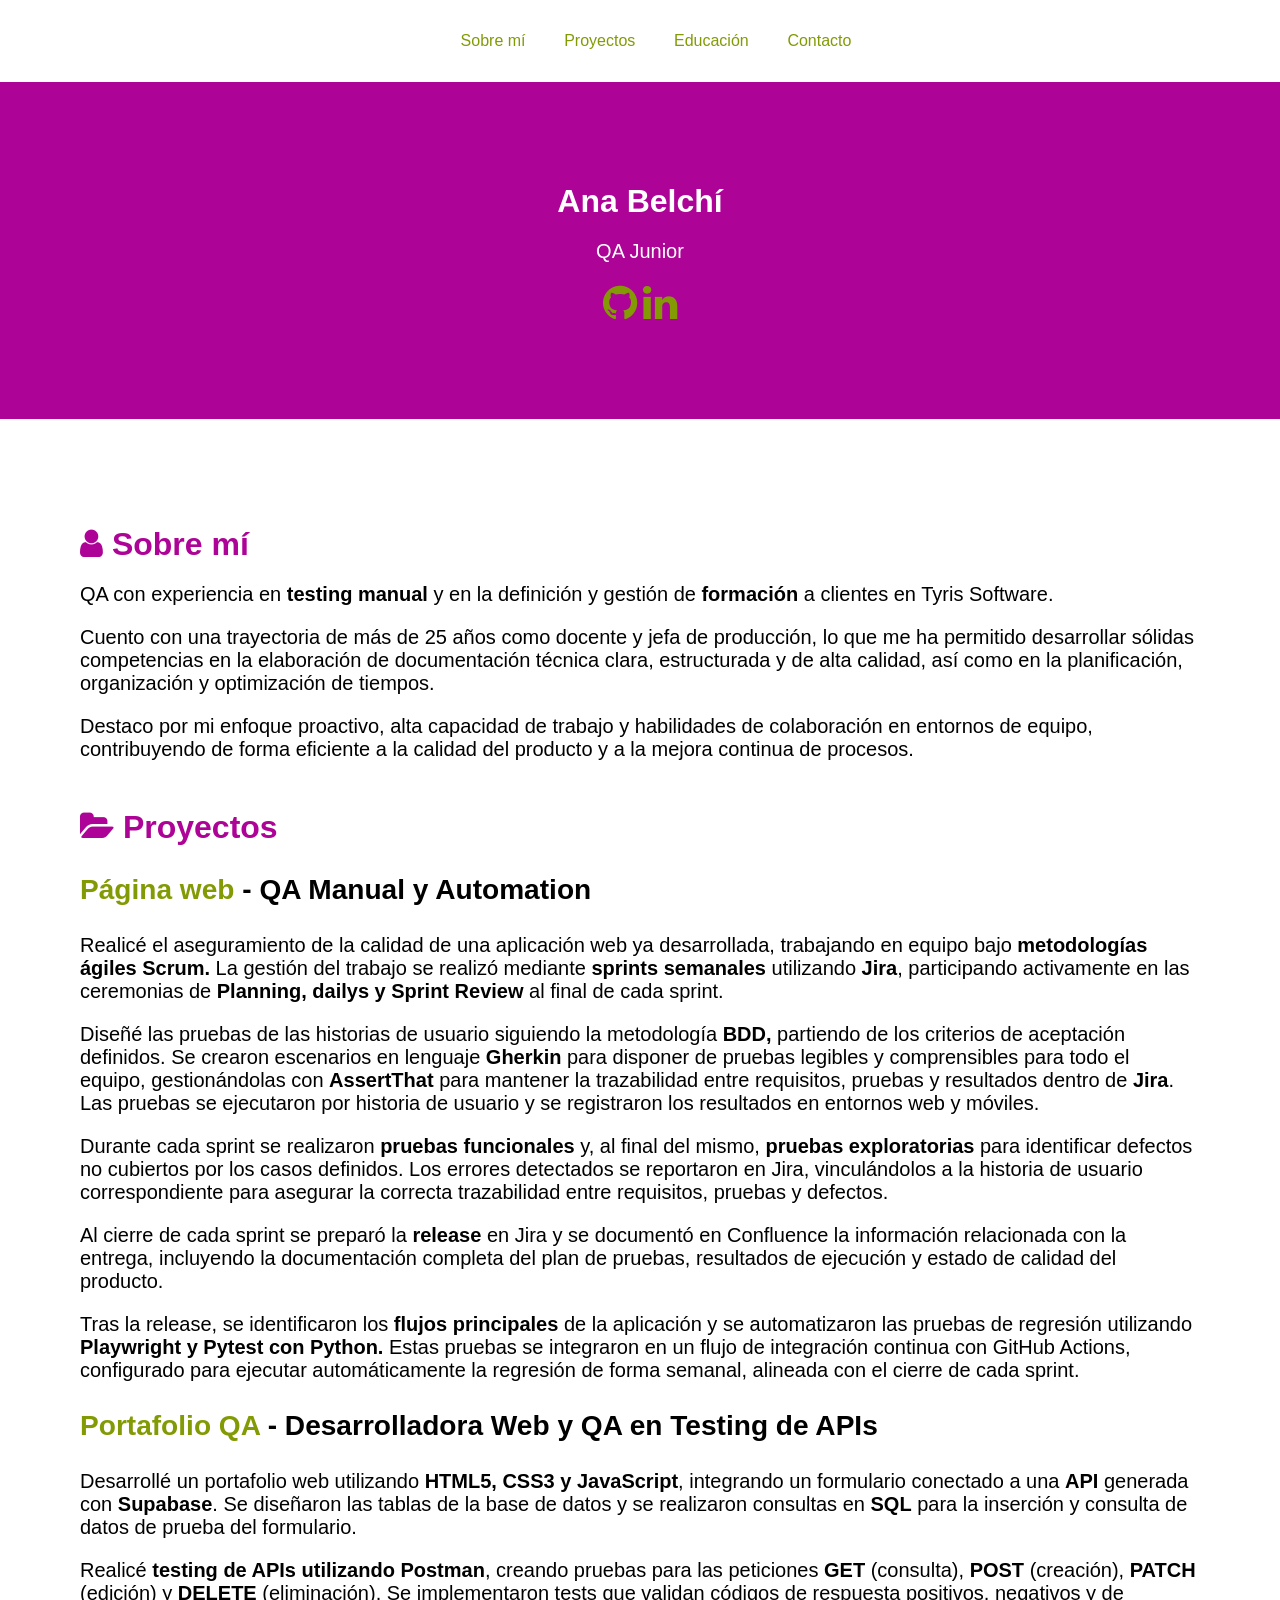
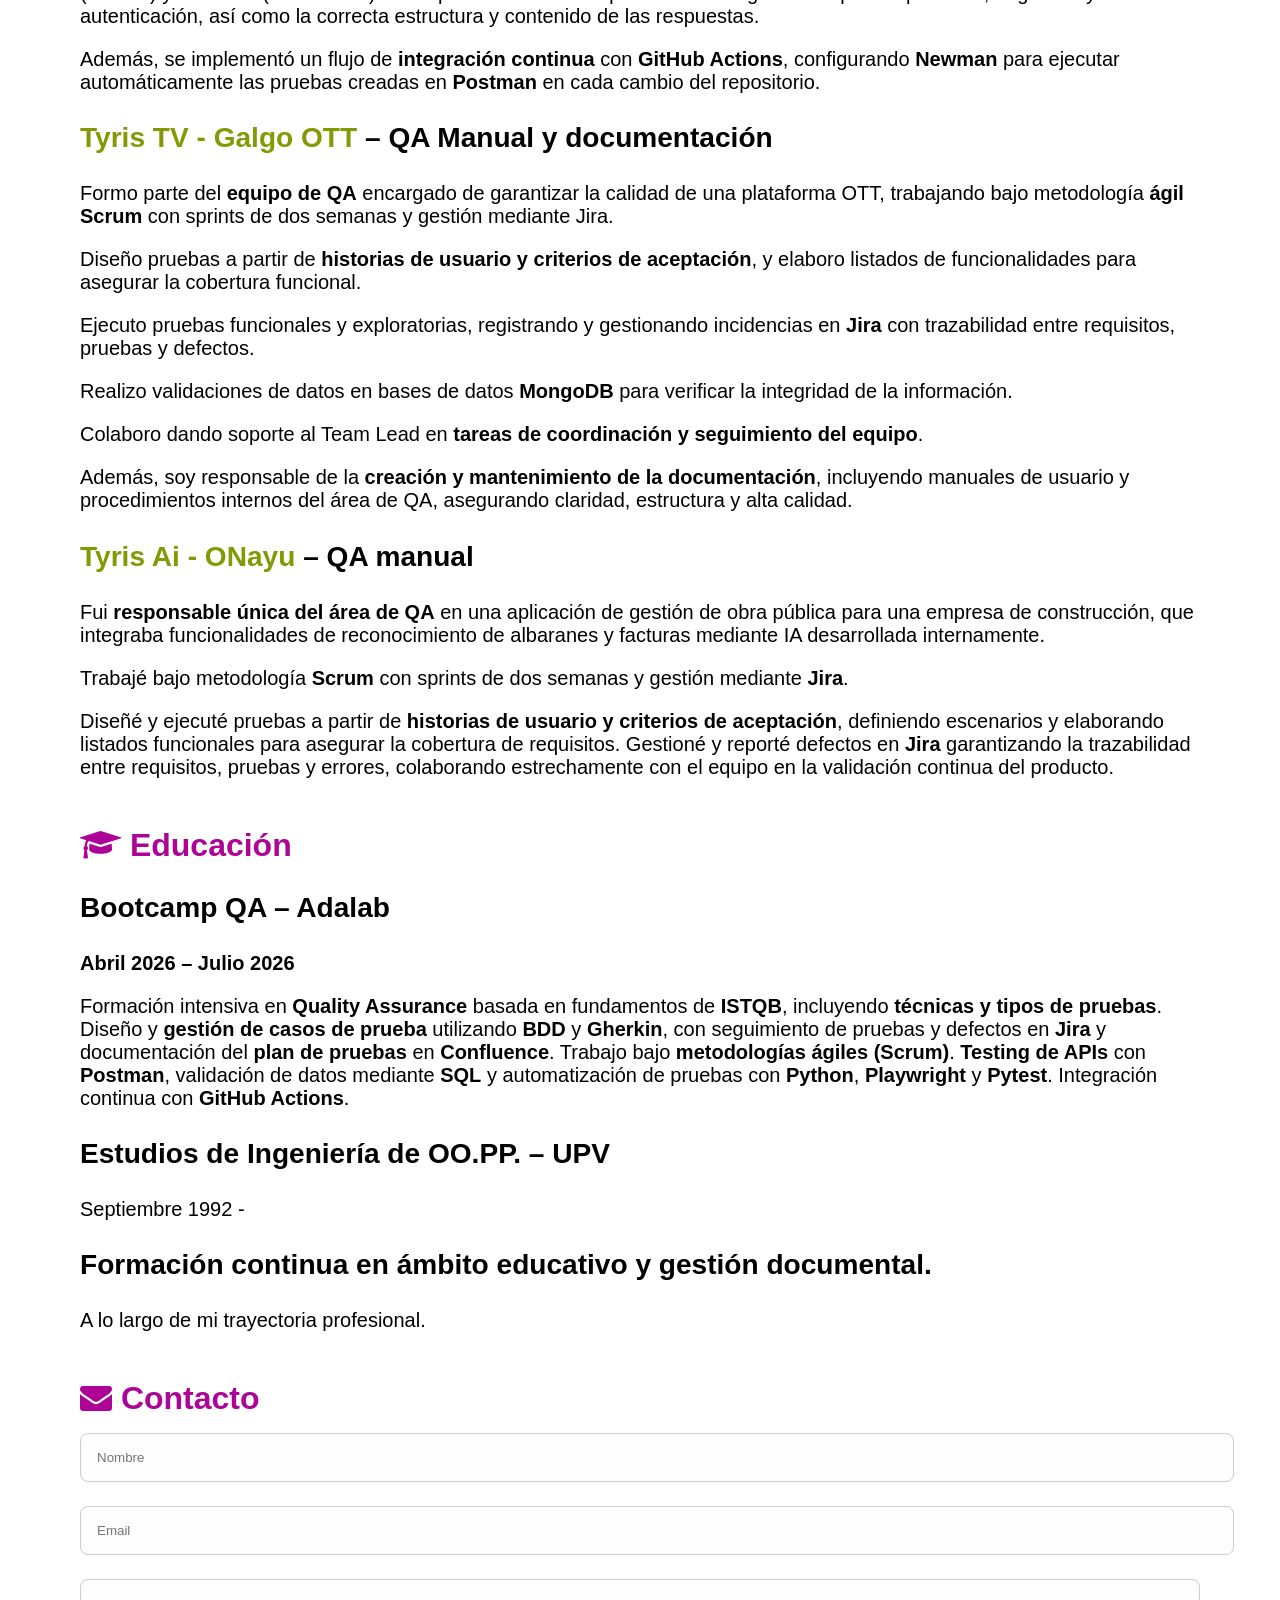
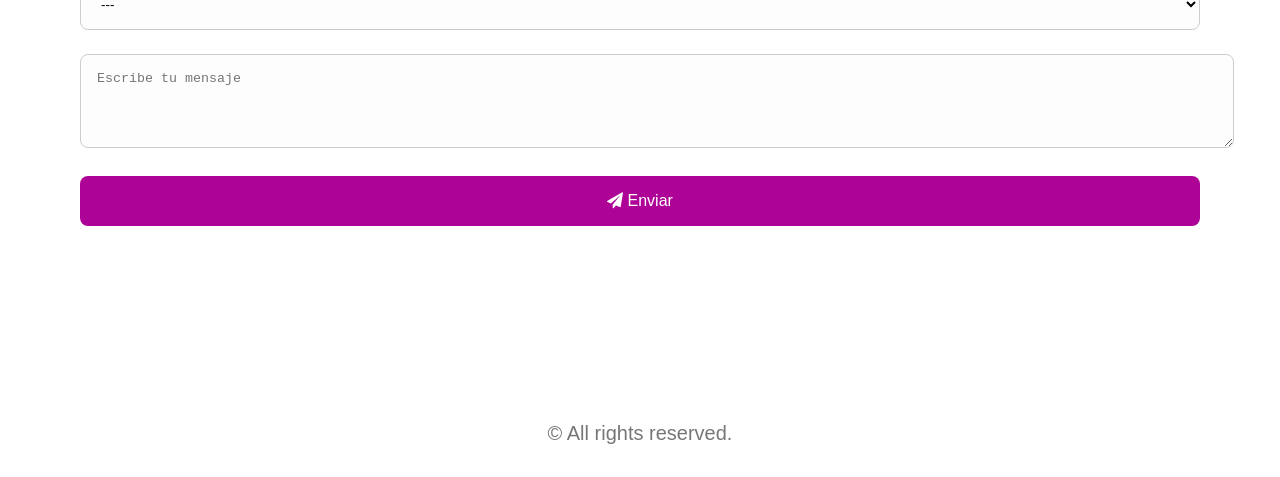
<file: index.html>
<!DOCTYPE html>
<html lang="es">

<head>
  <meta charset="UTF-8" />
  <meta name="viewport" content="width=device-width, initial-scale=1.0" />
  <meta name="description" content="Portfolio Ana Belchí QA" />
  <meta name="author" content="Ana Belchí" />
  <title>Ana Belchí | Portfolio</title>
  <link href="style.css" rel="stylesheet" />
  <!-- Importar Font Awesome para los iconos -->
  <link rel="stylesheet" href="https://cdnjs.cloudflare.com/ajax/libs/font-awesome/4.7.0/css/font-awesome.min.css" />
</head>

<body>
  <!-- Menú de navegación -->
  <nav>
    <ul>
      <li><a id="menusobremi" href="#sobremi">Sobre mí</a></li>
      <li><a id="menuproyectos" href="#proyectos">Proyectos</a></li>
      <li><a id="menueducacion" href="#educacion">Educación</a></li>
      <li><a id="menucontacto" href="#contacto">Contacto</a></li>
    </ul>
  </nav>

  <!-- Encabezado -->
  <header>
    <h1 id="minombre">Ana Belchí</h1>
    <p id="titulo">QA Junior</p>
    <p>
      <a id="linkgithub" href="https://github.com/AnaBelchiQAOrganization" title="GitHub" class="fa fa-github fa-2x"
        aria-label="GitHub"></a>
      <a id="linklinkedin" href="https://www.linkedin.com/in/ana-belch%C3%AD-50541218/" title="LinkedIn"
        class="fa fa-linkedin fa-2x" aria-label="LinkedIn"></a>
    </p>
  </header>

  <!-- Contenido principal -->
  <main>
    <section id="sobremi">
      <h2 id="titulosobremi">
        <i class="fa fa-user"></i> Sobre mí
      </h2>
      <p>
        QA con experiencia en <strong>testing manual</strong> y en la definición y
        gestión de <strong>formación</strong> a clientes en Tyris Software.
      </p>

      <p>
        Cuento con una trayectoria de más de 25 años como docente y jefa de producción,
        lo que me ha permitido desarrollar sólidas competencias en la elaboración de
        documentación técnica clara, estructurada y de alta calidad, así como en la
        planificación, organización y optimización de tiempos.
      </p>

      <p>
        Destaco por mi enfoque proactivo, alta capacidad de trabajo y habilidades
        de colaboración en entornos de equipo, contribuyendo de forma eficiente a la
        calidad del producto y a la mejora continua de procesos.
      </p>

    </section>

    <section id="proyectos">
      <h2 id="tituloproyectos">
        <i class="fa fa-folder-open"></i> Proyectos
      </h2>

      <h3>
        <a id="linkproyectopaginaweb" href="https://anabelchiqaorganization.github.io/porfolio-qa/"
          target="_blank">Página web</a> - QA Manual y Automation
      </h3>
      <p>
        Realicé el aseguramiento de la calidad de una aplicación web ya desarrollada, trabajando en equipo bajo
        <strong>metodologías ágiles Scrum.</strong> La gestión del trabajo se realizó mediante <strong>sprints
          semanales</strong> utilizando <strong>Jira</strong>,
        participando activamente en las ceremonias de <strong> Planning, dailys y Sprint Review</strong> al final de
        cada sprint.
      </p>

      <p>
        Diseñé las pruebas de las historias de usuario siguiendo la metodología <strong>BDD,</strong> partiendo de los
        criterios de aceptación definidos. Se crearon escenarios en lenguaje <strong>Gherkin</strong> para disponer de
        pruebas
        legibles y comprensibles para todo el equipo, gestionándolas con <strong>AssertThat</strong> para mantener la
        trazabilidad
        entre requisitos, pruebas y resultados dentro de <strong>Jira</strong>. Las pruebas se ejecutaron por historia
        de usuario y se
        registraron los resultados en entornos web y móviles.
      </p>

      <p>
        Durante cada sprint se realizaron <strong>pruebas funcionales</strong> y, al final del mismo, <strong>pruebas
          exploratorias</strong> para
        identificar defectos no cubiertos por los casos definidos. Los errores detectados se reportaron en Jira,
        vinculándolos a la historia de usuario correspondiente para asegurar la correcta trazabilidad entre requisitos,
        pruebas y defectos.
      </p>

      <p>
        Al cierre de cada sprint se preparó la <strong>release</strong> en Jira y se documentó en Confluence la
        información relacionada
        con la entrega, incluyendo la documentación completa del plan de pruebas, resultados de ejecución y estado de
        calidad del producto.
      </p>

      <p>
        Tras la release, se identificaron los <strong>flujos principales</strong> de la aplicación y se automatizaron
        las pruebas de
        regresión utilizando <strong>Playwright y Pytest con Python.</strong> Estas pruebas se integraron en un flujo de
        integración
        continua con GitHub Actions, configurado para ejecutar automáticamente la regresión de forma semanal, alineada
        con el cierre de cada sprint.
      </p>

      <h3>
        <a id="linkproyectoportfolio" href="https://github.com/AnaBelchiQAOrganization/porfolio-qa"
          target="_blank">Portafolio QA</a> - Desarrolladora Web y QA en Testing de APIs
      </h3>

      <p>
        Desarrollé un portafolio web utilizando <strong>HTML5, CSS3 y JavaScript</strong>, integrando un formulario
        conectado a una <strong>API</strong> generada con <strong>Supabase</strong>. Se diseñaron las tablas de la base
        de datos y se realizaron consultas en
        <strong>SQL</strong> para la inserción y consulta de datos de prueba del formulario.
      </p>

      <p>
        Realicé <strong>testing de APIs utilizando Postman</strong>, creando pruebas para las peticiones
        <strong>GET</strong> (consulta), <strong>POST</strong> (creación), <strong>PATCH</strong> (edición) y
        <strong>DELETE</strong> (eliminación). Se implementaron tests que validan códigos de respuesta positivos,
        negativos y de autenticación, así como la correcta estructura y contenido de las respuestas.
      </p>

      <p>
        Además, se implementó un flujo de <strong>integración continua</strong> con <strong>GitHub Actions</strong>,
        configurando <strong>Newman</strong> para ejecutar automáticamente las pruebas creadas en <strong>Postman</strong> en cada cambio del repositorio.
      </p>

      <h3>
        <a id="linkproyectogalgo" href="https://galgo.tv" target="_blank">Tyris TV - Galgo OTT</a>
        – QA Manual y documentación
      </h3>
      <p>
        Formo parte del <strong>equipo de QA</strong> encargado de garantizar la calidad de una plataforma OTT,
        trabajando bajo metodología <strong>ágil Scrum</strong> con sprints de dos semanas y gestión mediante Jira.
      </p>

      <p>
        Diseño pruebas a partir de <strong>historias de usuario y criterios de aceptación</strong>, y elaboro listados
        de funcionalidades para asegurar la cobertura funcional.
      </p>

      <p>
        Ejecuto pruebas funcionales y exploratorias, registrando y gestionando incidencias en <strong>Jira</strong>
        con trazabilidad entre requisitos, pruebas y defectos.
      </p>

      <p>
        Realizo validaciones de datos en bases de datos <strong>MongoDB</strong> para verificar la integridad de la
        información.
      </p>

      <p>
        Colaboro dando soporte al Team Lead en <strong>tareas de coordinación y seguimiento del equipo</strong>.
      </p>

      <p>
        Además, soy responsable de la <strong>creación y mantenimiento de la documentación</strong>, incluyendo manuales
        de usuario y procedimientos internos del área de QA, asegurando claridad, estructura y alta calidad.
      </p>
      <h3>
        <a id="linkproyectoonayu" href="https://tyris.ai">Tyris Ai - ONayu</a>
        – QA manual
      </h3>
      <p>
        Fui <strong>responsable única del área de QA</strong> en una aplicación de gestión de obra
        pública para una empresa de construcción, que integraba funcionalidades de reconocimiento de
        albaranes y facturas mediante IA desarrollada internamente.
      </p>

      <p>
        Trabajé bajo metodología <strong>Scrum</strong> con sprints de dos semanas y gestión mediante
        <strong>Jira</strong>.
      </p>

      <p>
        Diseñé y ejecuté pruebas a partir de <strong>historias de usuario y criterios de aceptación</strong>,
        definiendo escenarios y elaborando listados funcionales para asegurar la cobertura de requisitos.
        Gestioné y reporté defectos en <strong>Jira</strong> garantizando la trazabilidad entre requisitos,
        pruebas y errores, colaborando estrechamente con el equipo en la validación continua del producto.
      </p>

    </section>

    <section id="educacion">
      <h2 id="tituloeducacion">
        <i class="fa fa-graduation-cap"></i> Educación
      </h2>

      <h3>Bootcamp QA – Adalab</h3>
      <p><strong>Abril 2026 – Julio 2026</strong></p>
      <p>
        Formación intensiva en <strong>Quality Assurance</strong> basada en fundamentos de
        <strong>ISTQB</strong>, incluyendo <strong>técnicas y tipos de pruebas</strong>.
        Diseño y <strong>gestión de casos de prueba</strong> utilizando
        <strong>BDD</strong> y <strong>Gherkin</strong>, con seguimiento de pruebas y defectos
        en <strong>Jira</strong> y documentación del <strong>plan de pruebas</strong> en
        <strong>Confluence</strong>. Trabajo bajo <strong>metodologías ágiles (Scrum)</strong>.
        <strong>Testing de APIs</strong> con <strong>Postman</strong>, validación de datos
        mediante <strong>SQL</strong> y automatización de pruebas con <strong>Python</strong>,
        <strong>Playwright</strong> y <strong>Pytest</strong>. Integración continua con
        <strong>GitHub Actions</strong>.
      </p>


      <h3>Estudios de Ingeniería de OO.PP. – UPV</h3>
      <p>Septiembre 1992 - </p>

      <h3>Formación continua en ámbito educativo y gestión documental.</h3>
      <p>A lo largo de mi trayectoria profesional.</p>
    </section>

    <section id="contacto">
      <h2 id="titulocontacto">
        <i class="fa fa-envelope"></i> Contacto
      </h2>
      <form id="contactForm" onsubmit="return enviarFormulario(event)">
      <!--  <label for="nombre">Nombre y apellidos</label> -->
        <input id="nombre" type="text" placeholder="Nombre" />
        <input id="email" type="email" placeholder="Email" required />
        <select id="asunto" required>
          <option value="">---</option>
          <option value="info">Información</option>
          <option value="job">Oferta Trabajo</option>
          <option value="other">Otro</option>
        </select>
        <textarea id="mensaje" rows="4" placeholder="Escribe tu mensaje" maxlength="500" required></textarea>
        <button id="enviar" type="submit">
          <i class="fa fa-paper-plane"></i> Enviar
        </button>
      </form>
      <p id="formMessage"></p>
    </section>
  </main>

  <!-- Pie de página -->
  <footer>
    <p>&copy; All rights reserved.</p>
  </footer>
</body>

<!-- JavaScript -->
<script src="script.js" defer></script>

</html>
</file>
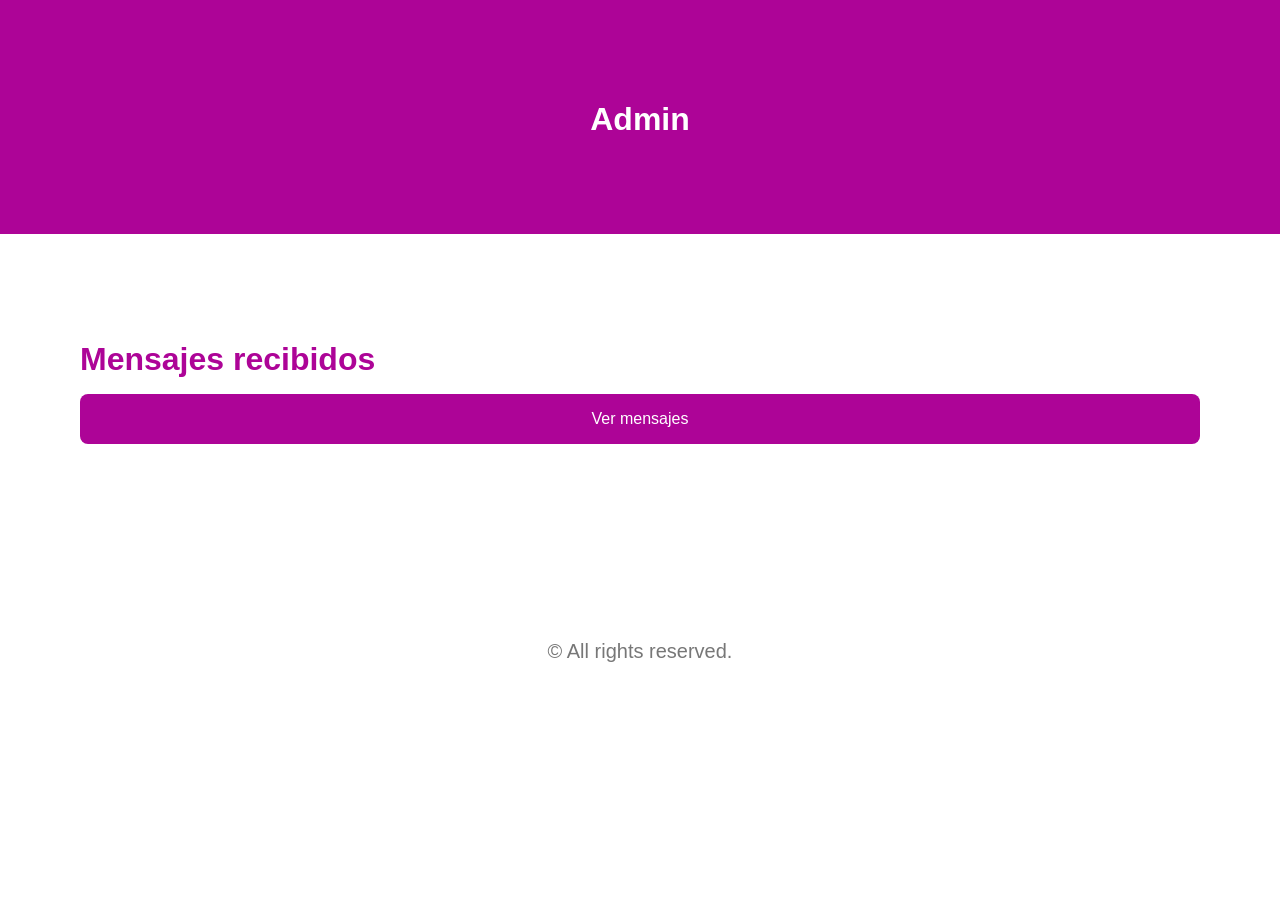
<file: admin.html>
<!DOCTYPE html>
<html lang="es">
<head>
  <meta charset="UTF-8">
  <title>Admin - Mensajes</title>
  <link rel="stylesheet" href="style.css">
</head>
<body>

<header>
  <h1>Admin</h1>
</header>

<main>
  <section id="admin">
    <h2>Mensajes recibidos</h2>
    <button id="verMensajes" onclick="mostrarDatos()">Ver mensajes</button>

    <table id="formsTable">

    </table>

    <p id="status"></p>
  </section>
</main>

<footer>
    <p>&copy; All rights reserved.</p>
</footer>

<script src="script.js"></script>

</body>
</html>
</file>
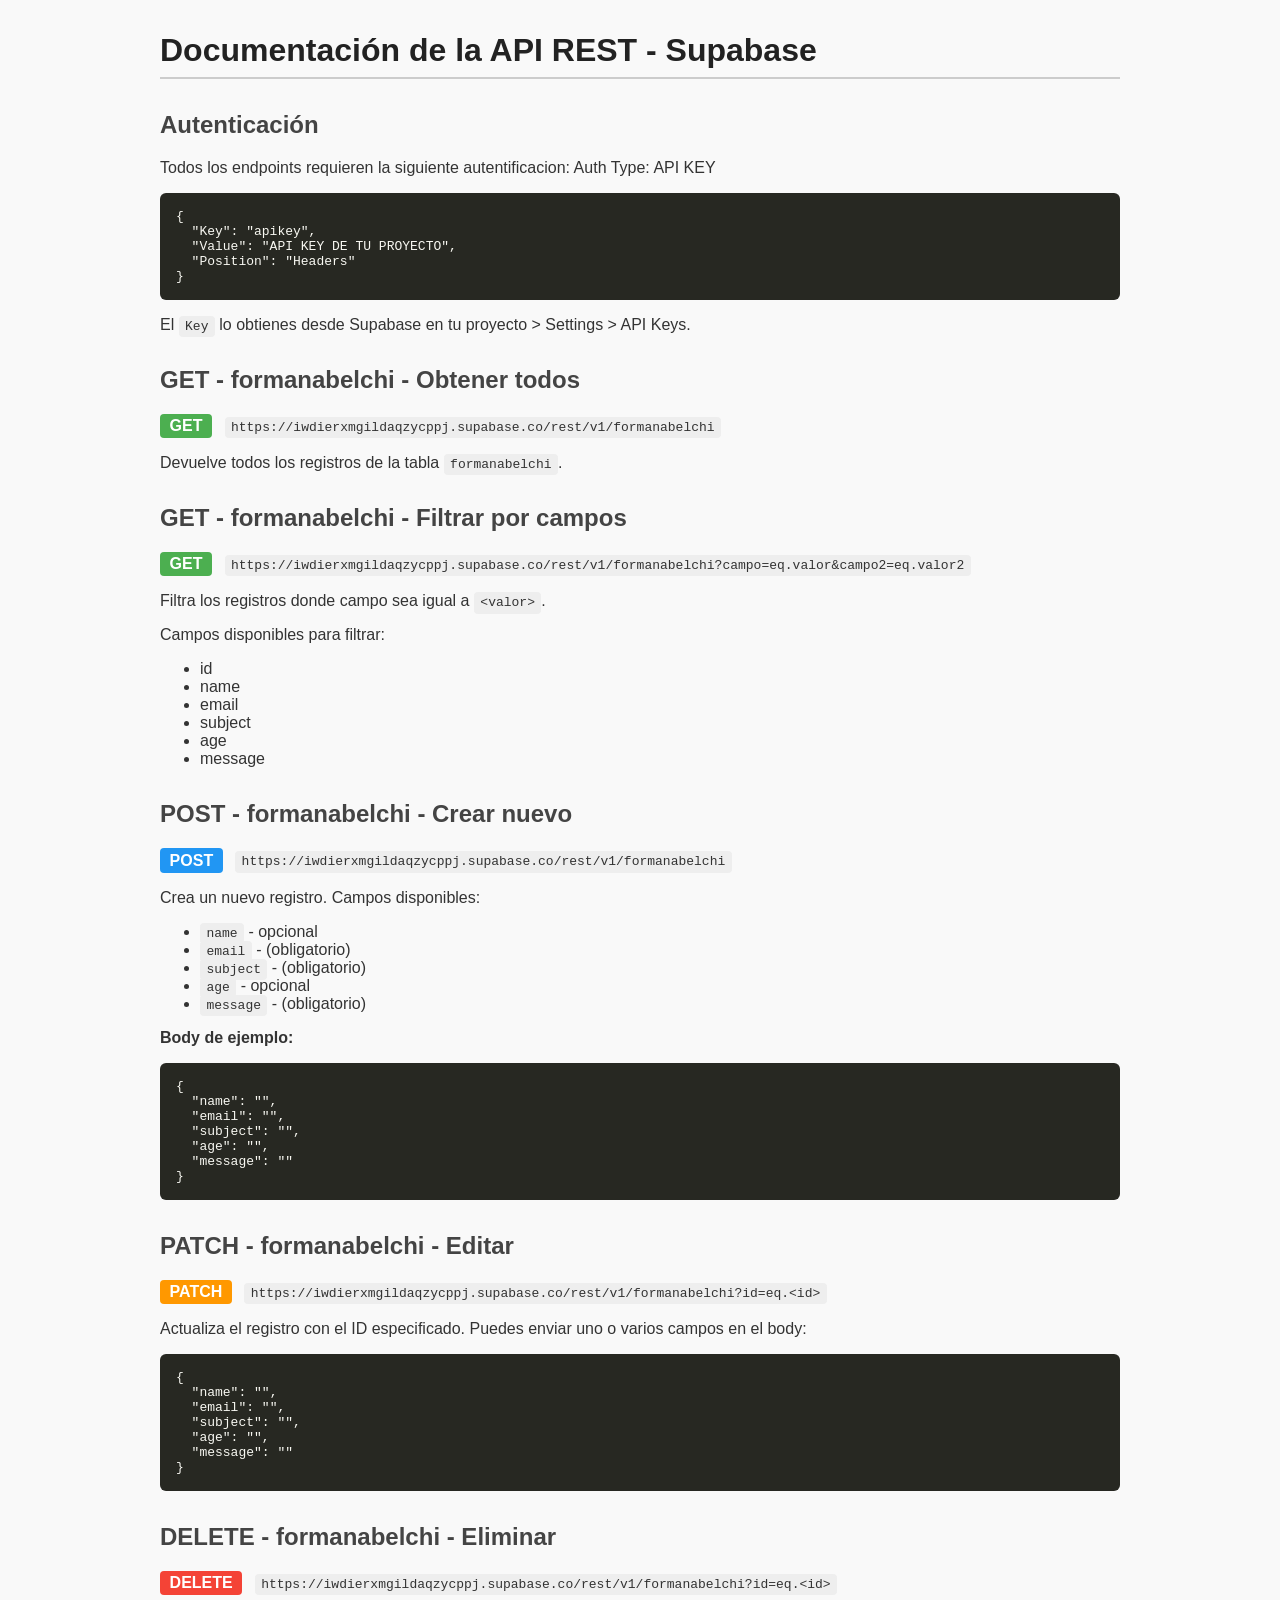
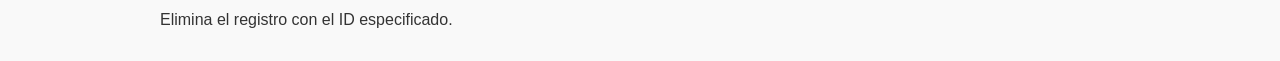
<file: apidoc.html>
<!DOCTYPE html>
<!-- saved from url=(0067)https://bootcamp-qa.github.io/ReportGenerator/documentacionapi.html -->
<html lang="es"><head><meta http-equiv="Content-Type" content="text/html; charset=UTF-8">
  
  <title>Documentación API Supabase</title>
  <style>
    body {
      font-family: 'Segoe UI', sans-serif;
      margin: 2rem auto;
      max-width: 960px;
      background: #f9f9f9;
      color: #333;
    }
    h1 { color: #222; border-bottom: 2px solid #ccc; padding-bottom: 0.5rem; }
    h2 { margin-top: 2rem; color: #444; }
    code { background: #eee; padding: 0.2rem 0.4rem; border-radius: 4px; }
    pre {
      background: #272822;
      color: #f8f8f2;
      padding: 1rem;
      border-radius: 6px;
      overflow-x: auto;
    }
    .method {
      display: inline-block;
      font-weight: bold;
      padding: 0.2rem 0.6rem;
      border-radius: 4px;
      margin-right: 0.5rem;
      color: white;
    }
    .GET { background: #4caf50; }
    .POST { background: #2196f3; }
    .PATCH { background: #ff9800; }
    .DELETE { background: #f44336; }

    label {
      display: block;
      margin-top: 1rem;
      font-weight: bold;
    }
    input[type=text] {
      width: 100%;
      padding: 0.5rem;
      font-size: 1rem;
      margin-top: 0.3rem;
      box-sizing: border-box;
    }
    button {
      margin-top: 1.5rem;
      padding: 0.6rem 1rem;
      font-size: 1rem;
      cursor: pointer;
    }
  </style>
</head>
<body>

<h1>Documentación de la API REST - Supabase</h1>

<form id="form" onsubmit="return false;" style="display: none;">
  <label for="tableName">Nombre de la tabla:</label>
  <input type="text" id="tableName" placeholder="clientes" required="">

  <label for="columns">Columnas (separadas por coma, * indica obligatorio):</label>
  <input type="text" id="columns" placeholder="nombre, telefono*, correo*" required="">

  <label for="baseUrl">Base URL:</label>
  <input type="text" id="baseUrl" placeholder="https://proyecto.supabase.co" required="">

  <button onclick="generate()">GENERAR DOCUMENTACION API</button>
</form>

<!-- Aquí pondremos la documentación generada -->
<div id="docs" style="margin-top:2rem;">
        <h2>Autenticación</h2>
    <p>Todos los endpoints requieren la siguiente autentificacion: Auth Type: API KEY</p>
    <pre>{
  "Key": "apikey",
  "Value": "API KEY DE TU PROYECTO",
  "Position": "Headers"
}</pre>
    <p>El <code>Key</code> lo obtienes desde Supabase en tu proyecto &gt; Settings &gt; API Keys.</p>
  
    <h2>GET - formanabelchi - Obtener todos </h2>
    <p><span class="method GET">GET</span> <code>https://iwdierxmgildaqzycppj.supabase.co/rest/v1/formanabelchi</code></p>
    <p>Devuelve todos los registros de la tabla <code>formanabelchi</code>.</p>

    <h2>GET - formanabelchi - Filtrar por campos</h2>
    <p><span class="method GET">GET</span> <code>https://iwdierxmgildaqzycppj.supabase.co/rest/v1/formanabelchi?campo=eq.valor&amp;campo2=eq.valor2</code></p>
    <p>Filtra los registros donde campo sea igual a <code>&lt;valor&gt;</code>.</p>
    <p>Campos disponibles para filtrar:</p>
    <ul>
      <li>id</li><li>name</li><li>email</li><li>subject</li><li>age</li><li>message</li>
    </ul>

    <h2>POST - formanabelchi - Crear nuevo</h2>
    <p><span class="method POST">POST</span> <code>https://iwdierxmgildaqzycppj.supabase.co/rest/v1/formanabelchi</code></p>
    <p>Crea un nuevo registro. Campos disponibles:</p>
    <ul>
      <li><code>name</code> - opcional</li><li><code>email</code> -  (obligatorio)</li><li><code>subject</code> -  (obligatorio)</li><li><code>age</code> - opcional</li><li><code>message</code> -  (obligatorio)</li>
    </ul>
    <p><strong>Body de ejemplo:</strong></p>
    <pre>{
  "name": "",
  "email": "",
  "subject": "",
  "age": "",
  "message": ""
}</pre>

    <h2>PATCH - formanabelchi - Editar </h2>
    <p><span class="method PATCH">PATCH</span> <code>https://iwdierxmgildaqzycppj.supabase.co/rest/v1/formanabelchi?id=eq.&lt;id&gt;</code></p>
    <p>Actualiza el registro con el ID especificado. Puedes enviar uno o varios campos en el body:</p>
    <pre>{
  "name": "<nuevo string="">",
  "email": "<nuevo string="">",
  "subject": "<nuevo string="">",
  "age": "<nuevo string="">",
  "message": "<nuevo string="">"
}</nuevo></nuevo></nuevo></nuevo></nuevo></pre>

    <h2>DELETE - formanabelchi - Eliminar </h2>
    <p><span class="method DELETE">DELETE</span> <code>https://iwdierxmgildaqzycppj.supabase.co/rest/v1/formanabelchi?id=eq.&lt;id&gt;</code></p>
    <p>Elimina el registro con el ID especificado.</p>


  </div>

<script>
function generate() {
  let tableName = document.getElementById('tableName').value.trim() || 'clientes';
  const columnsRaw = document.getElementById('columns').value.trim();
  const baseUrlRaw = document.getElementById('baseUrl').value.trim() || 'https://<TU_PROYECTO>.supabase.co';

  // Procesar columnas
  const colsArr = columnsRaw.split(',').map(c => c.trim()).filter(c => c.length > 0);

  const columns = colsArr.map(col => {
    let required = false;
    let name = col;
    if (col.endsWith('*')) {
      required = true;
      name = col.slice(0, -1).trim();
    }
    return { name, type: "string", required };
  });

  const baseUrl = `${baseUrlRaw}/rest/v1/${tableName}`;

  function generatePostBody() {
    const obj = {};
    columns.forEach(col => {
      if (col.name !== "id") {
        obj[col.name] = "";
      }
    });
    return JSON.stringify(obj, null, 2);
  }

  function generatePatchBody() {
    const obj = {};
    columns.forEach(col => {
      if (col.name !== "id") {
        obj[col.name] = `<nuevo ${col.type}>`;
      }
    });
    return JSON.stringify(obj, null, 2);
  }

  // Construir el HTML para la documentación
  let html = `
        <h2>Autenticación</h2>
    <p>Todos los endpoints requieren la siguiente autentificacion: Auth Type: API KEY</p>
    <pre>{
  "Key": "apikey",
  "Value": "API KEY DE TU PROYECTO",
  "Position": "Headers"
}</pre>
    <p>El <code>Key</code> lo obtienes desde Supabase en tu proyecto &gt; Settings &gt; API Keys.</p>
  
    <h2>GET - ${tableName} - Obtener todos </h2>
    <p><span class="method GET">GET</span> <code>${baseUrl}</code></p>
    <p>Devuelve todos los registros de la tabla <code>${tableName}</code>.</p>

    <h2>GET - ${tableName} - Filtrar por campos</h2>
    <p><span class="method GET">GET</span> <code>${baseUrl}?campo=eq.valor&campo2=eq.valor2</code></p>
    <p>Filtra los registros donde campo sea igual a <code>&lt;valor&gt;</code>.</p>
    <p>Campos disponibles para filtrar:</p>
    <ul>
      ${columns.map(col => `<li>${col.name}</li>`).join('')}
    </ul>

    <h2>POST - ${tableName} - Crear nuevo</h2>
    <p><span class="method POST">POST</span> <code>${baseUrl}</code></p>
    <p>Crea un nuevo registro. Campos disponibles:</p>
    <ul>
      ${columns.filter(c => c.name !== 'id').map(col => `<li><code>${col.name}</code> - ${col.required ? " (obligatorio)" : "opcional"}</li>`).join('')}
    </ul>
    <p><strong>Body de ejemplo:</strong></p>
    <pre>${generatePostBody()}</pre>

    <h2>PATCH - ${tableName} - Editar </h2>
    <p><span class="method PATCH">PATCH</span> <code>${baseUrl}?id=eq.&lt;id&gt;</code></p>
    <p>Actualiza el registro con el ID especificado. Puedes enviar uno o varios campos en el body:</p>
    <pre>${generatePatchBody()}</pre>

    <h2>DELETE - ${tableName} - Eliminar </h2>
    <p><span class="method DELETE">DELETE</span> <code>${baseUrl}?id=eq.&lt;id&gt;</code></p>
    <p>Elimina el registro con el ID especificado.</p>


  `;

  document.getElementById('docs').innerHTML = html;
   document.getElementById('form').style.display = 'none';
  
}


</script>




</body></html>
</file>
<file: style.css>
body {
  font-family: Helvetica, Verdana, Arial, sans-serif;
  font-size: 1.5rem;
  color: black;
  margin: 0;
}

header {
  background-color: rgb(173, 4, 151);
  color: white;
  padding: 5rem;
  text-align: center;
}

main {
  padding: 5rem;
  text-align: left;
}

nav {
  text-align: center;
  width:100%;
  padding: 1rem;
}

nav ul {
  padding: 0;
  margin: 0;
    background-color: white;
  
}

nav ul li {
  display: inline-block;
  margin: 0rem;
  font-size: 1rem;
  padding: 1rem;
  border-radius: 0.5rem ;

}
/* Menú vertical en móvil */
@media (max-width: 768px) {
  nav ul li {
    display: block;
    margin: 0.8rem 0;
  }
}

h1 {
  font-size: 2rem;
  margin-bottom: 1rem;
}

p {
  font-size: 1.25rem;
  margin-bottom: 1rem;
}

a {
  color: #839a05;
  text-decoration: none;
}

a:hover {
  text-decoration: underline;
}

section {
  margin-bottom: 3rem;
}

h2 {
  font-size: 2rem;
  margin-bottom: 1rem;
  color: rgb(173, 4, 151);
}

/* FORMULARIO */
form {
  width: 100%;
  font-size: 1rem;
}

input,
textarea,
select {
  width: 100%;
  padding: 1rem;
  margin-bottom: 1.5rem;
  border: 1px solid #ccc;
  border-radius: 0.5rem;
  background-color: #fdfdfd;
}

button {
  width: 100%;
  padding: 1rem;
  background-color: rgb(173, 4, 151);
  color: white;
  border: none;
  border-radius: 0.5rem;
  font-size: 1rem;
}

footer {
  margin-top: 2rem;
  padding: 1rem;
  font-size: 0.9rem;
  color: #777;
  text-align: center;
}

table {
  width: 100%;
  border-collapse: collapse;
  table-layout: fixed; /* CLAVE */
  font-family: Arial, sans-serif;
}

th, td {
  border: 1px solid #ddd;
  padding: 6px;
  font-size: 14px;
  word-wrap: break-word;
  overflow-wrap: break-word;
}

thead {
  background-color: #f4f4f4;
}

/* Móvil */
@media (max-width: 768px) {
  th, td {
    font-size: 12px;
    padding: 4px;
  }
}
</file>
